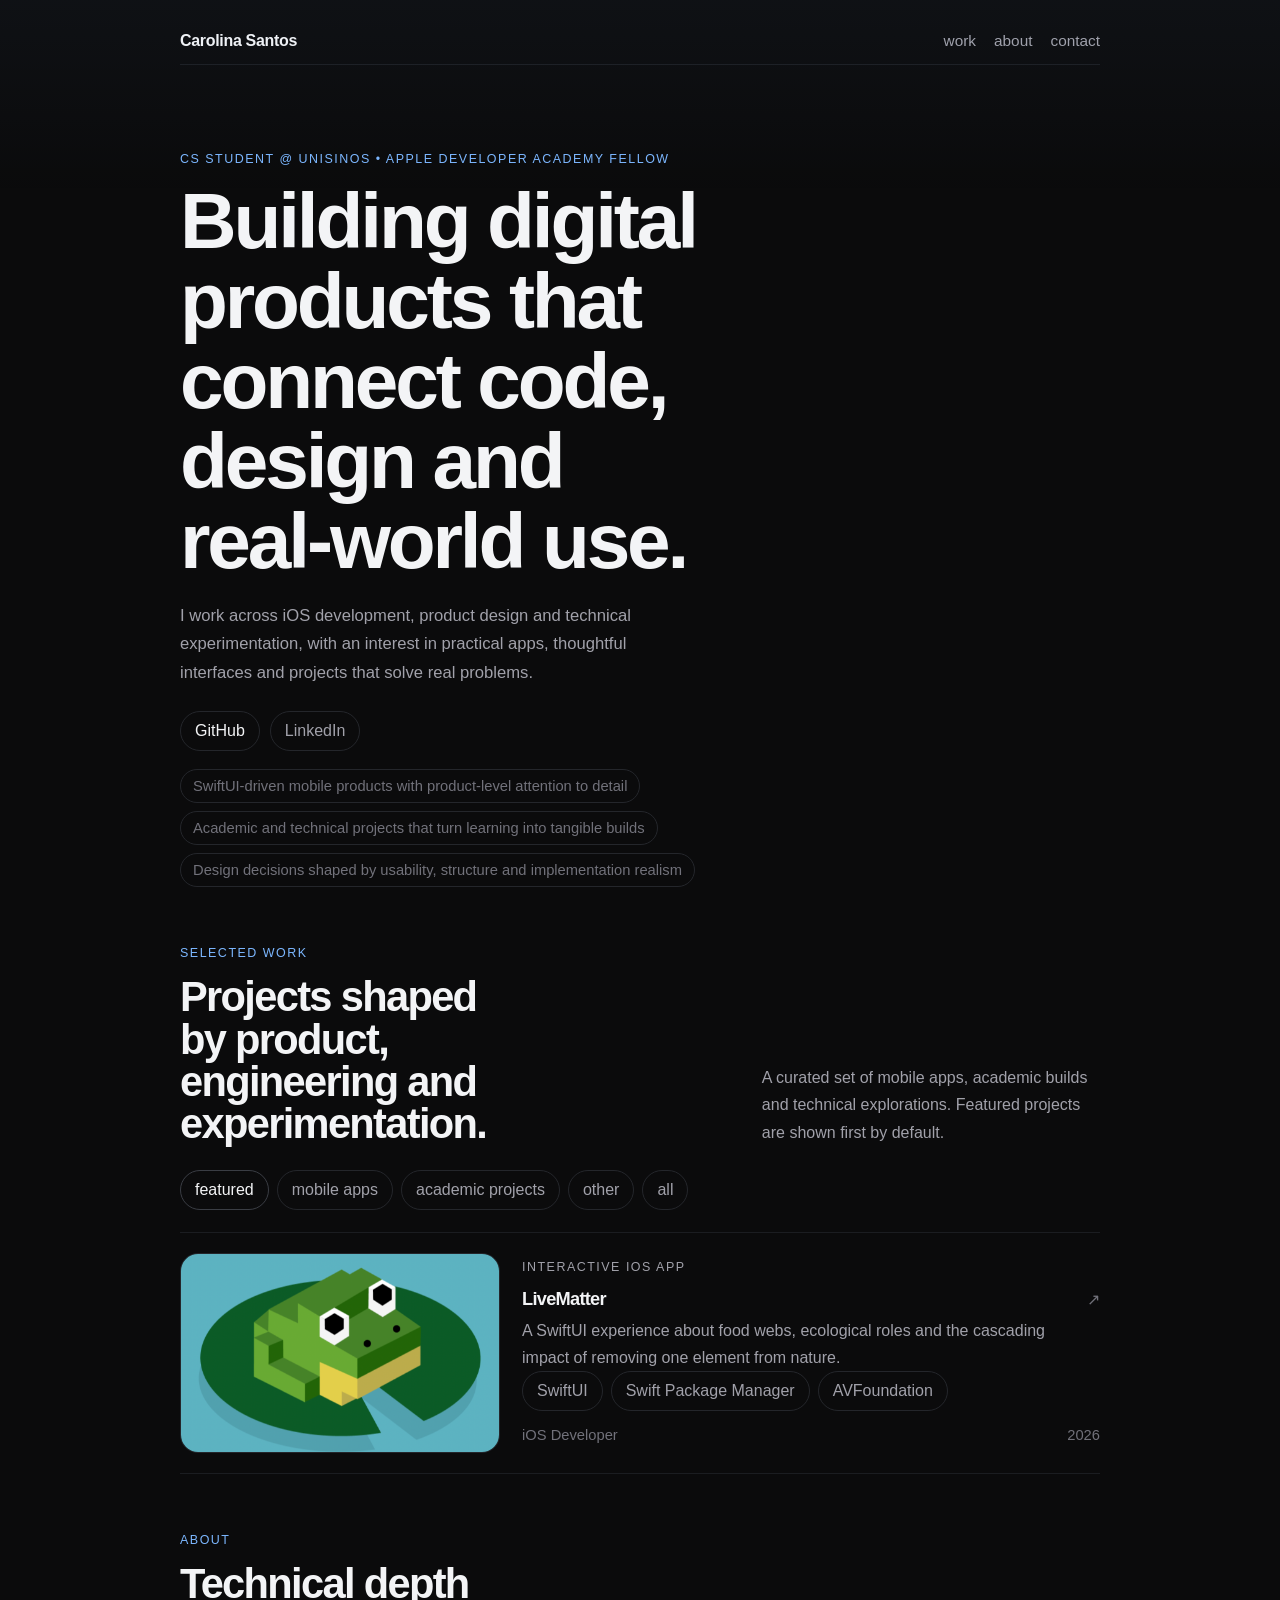
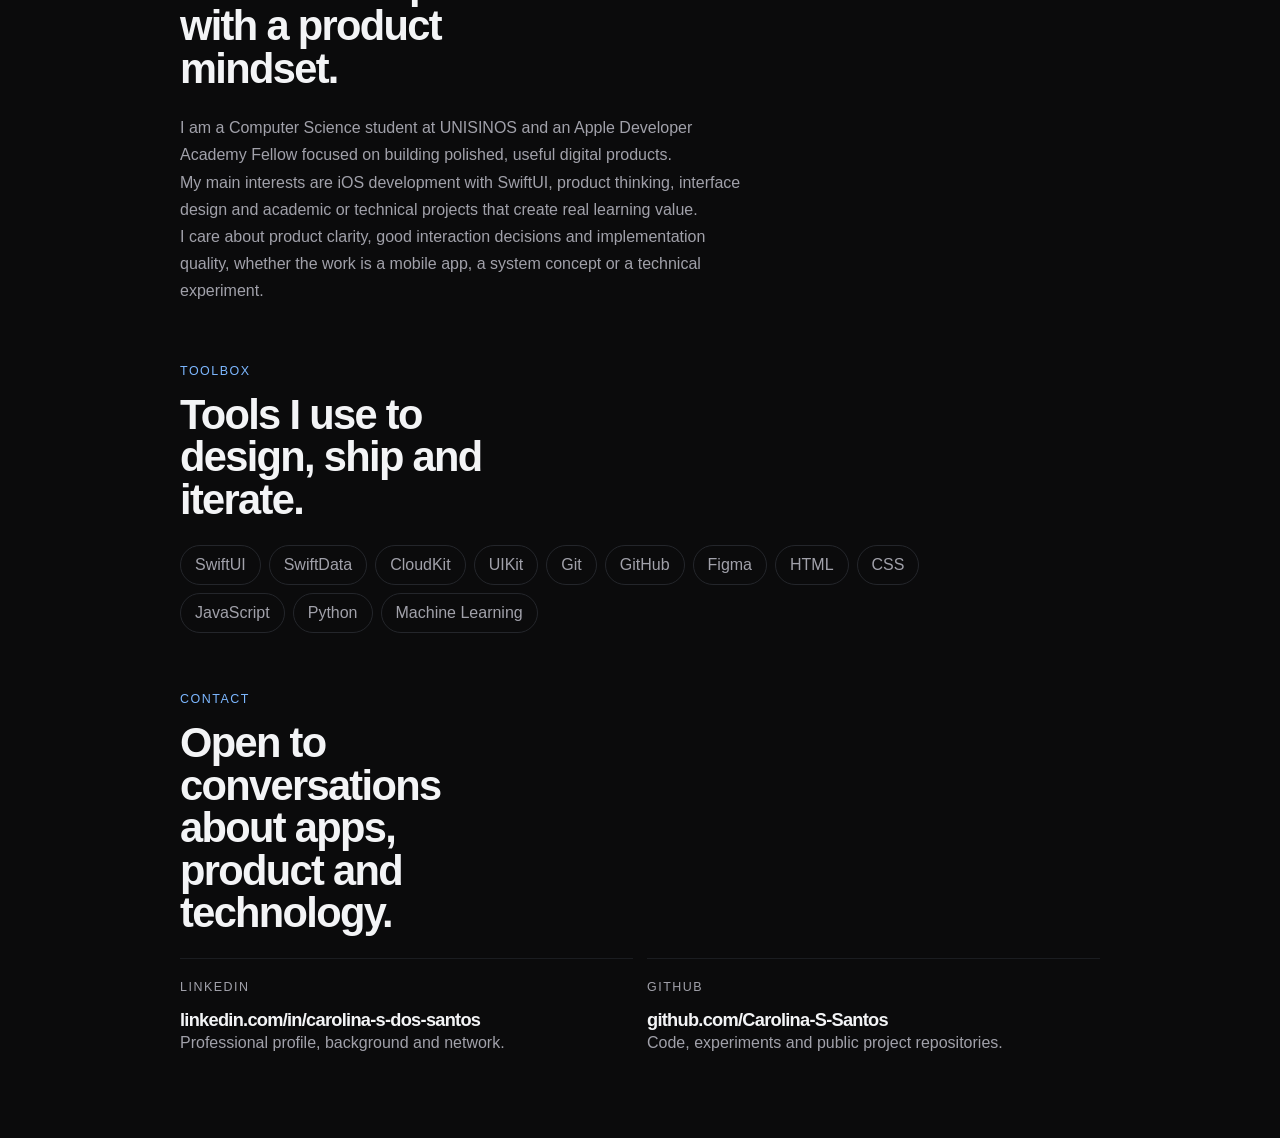
<file: index.html>
<!DOCTYPE html>
<html lang="en">
  <head>
    <meta charset="UTF-8" />
    <meta name="viewport" content="width=device-width, initial-scale=1.0" />
    <title>Carolina Santos | Portfolio</title>
    <meta
      name="description"
      content="Portfolio of Carolina Santos, a Computer Science student and Apple Developer Academy Fellow focused on iOS, product design and technology."
    />
    <link rel="stylesheet" href="./style.css" />
  </head>
  <body data-page="home">
    <div class="site-shell">
      <header class="site-header">
        <nav class="nav">
          <a class="brand" href="./">Carolina Santos</a>
          <div class="nav-links">
            <a href="#work">work</a>
            <a href="#about">about</a>
            <a href="#contact">contact</a>
          </div>
        </nav>
      </header>

      <main>
        <section class="hero section">
          <div class="hero-copy minimal">
            <p class="eyebrow" id="hero-kicker">iOS developer • product-focused builder</p>
            <h1 id="hero-title">Building digital products with code, clarity and product thinking.</h1>
            <p class="hero-subtitle" id="hero-subtitle">
              Computer Science student at UNISINOS and Apple Developer Academy Fellow creating practical apps, academic technology projects and polished digital experiences.
            </p>
            <div class="hero-links" id="hero-links"></div>
            <ul class="hero-focus-list inline" id="hero-focus-list"></ul>
          </div>
        </section>

        <section class="section" id="work">
          <div class="section-heading">
            <div>
              <p class="eyebrow">selected work</p>
              <h2>Projects shaped by product, engineering and experimentation.</h2>
            </div>
            <p class="section-description">
              A curated set of mobile apps, academic builds and technical explorations. Featured projects are shown first by default.
            </p>
          </div>

          <div class="filters" id="project-filters" aria-label="Project filters">
            <button class="filter-chip is-active" data-filter="featured" type="button">featured</button>
            <button class="filter-chip" data-filter="mobile-apps" type="button">mobile apps</button>
            <button class="filter-chip" data-filter="academic-projects" type="button">academic projects</button>
            <button class="filter-chip" data-filter="other" type="button">other</button>
            <button class="filter-chip" data-filter="all" type="button">all</button>
          </div>

          <div class="project-grid" id="project-grid" aria-live="polite"></div>
        </section>

        <section class="section two-column-section" id="about">
          <div class="section-heading compact">
            <div>
              <p class="eyebrow">about</p>
              <h2>Technical depth with a product mindset.</h2>
            </div>
          </div>
          <div class="prose simple-prose" id="about-content"></div>
        </section>

        <section class="section" id="skills">
          <div class="section-heading compact">
            <div>
              <p class="eyebrow">toolbox</p>
              <h2>Tools I use to design, ship and iterate.</h2>
            </div>
          </div>
          <div class="tag-grid" id="skills-grid"></div>
        </section>

        <section class="section" id="contact">
          <div class="section-heading compact">
            <div>
              <p class="eyebrow">contact</p>
              <h2>Open to conversations about apps, product and technology.</h2>
            </div>
          </div>
          <div class="contact-grid minimal-contact" id="contact-grid"></div>
        </section>
      </main>
    </div>

    <script src="./projectData.js"></script>
    <script src="./script.js"></script>
  </body>
</html>
</file>
<file: style.css>
:root {
  --bg: #0b0b0c;
  --surface: #111214;
  --surface-soft: #17181b;
  --line: #24262b;
  --line-soft: #1b1d21;
  --text: #f3f4f6;
  --muted: #a1a1aa;
  --soft: #71717a;
  --accent: #7cb7ff;
  --content: min(920px, calc(100vw - 32px));
  --radius: 18px;
  --radius-sm: 12px;
  --title-font: "Avenir Next", "Segoe UI", sans-serif;
  --body-font: "Segoe UI", "Helvetica Neue", Arial, sans-serif;
}

* {
  box-sizing: border-box;
}

html {
  scroll-behavior: smooth;
}

body {
  margin: 0;
  font-family: var(--body-font);
  color: var(--text);
  background: var(--bg);
}

a {
  color: inherit;
  text-decoration: none;
}

img,
video {
  display: block;
  max-width: 100%;
}

body::before {
  content: "";
  position: fixed;
  inset: 0;
  pointer-events: none;
  background: linear-gradient(180deg, rgba(124, 183, 255, 0.04), transparent 22%);
}

.site-shell {
  width: var(--content);
  margin: 0 auto;
  padding: 18px 0 64px;
}

.site-header,
.project-page-header {
  padding-bottom: 28px;
}

.nav {
  display: flex;
  justify-content: space-between;
  align-items: center;
  gap: 16px;
  padding: 14px 0;
  border-bottom: 1px solid var(--line-soft);
}

.brand {
  font-family: var(--title-font);
  font-weight: 700;
  letter-spacing: -0.02em;
}

.nav-links {
  display: flex;
  gap: 18px;
  color: var(--muted);
  font-size: 0.96rem;
}

.nav-links a:hover,
.ghost-link:hover,
.back-link:hover {
  color: var(--text);
}

.section {
  padding-top: 56px;
}

.hero {
  min-height: auto;
}

.hero-copy.minimal,
.project-hero,
.project-main,
.meta-panel,
.project-card,
.gallery-item,
.not-found-card {
  background: transparent;
  border: none;
  box-shadow: none;
}

.hero-copy {
  padding: 0;
}

.eyebrow,
.project-meta,
.detail-list-label {
  margin: 0 0 12px;
  font-size: 0.78rem;
  letter-spacing: 0.12em;
  text-transform: uppercase;
  color: var(--accent);
}

h1,
h2,
h3 {
  margin: 0;
  font-family: var(--title-font);
  letter-spacing: -0.04em;
  line-height: 1.02;
}

h1 {
  max-width: 12ch;
  font-size: clamp(2.8rem, 8vw, 4.9rem);
}

h2 {
  font-size: clamp(1.7rem, 4vw, 2.6rem);
  max-width: 14ch;
}

h3 {
  font-size: 1.14rem;
}

p {
  margin: 0;
  line-height: 1.7;
}

.hero-subtitle,
.section-description,
.project-card-copy p,
.project-headline,
.prose p,
.contact-item p,
.detail-list,
.project-story-block p,
.project-story-block li,
.team-member p {
  color: var(--muted);
}

.hero-subtitle {
  max-width: 56ch;
  margin-top: 20px;
  font-size: 1.04rem;
}

.hero-links {
  display: flex;
  flex-wrap: wrap;
  gap: 10px;
  margin-top: 24px;
}

.primary-link,
.ghost-link,
.filter-chip,
.meta-chip,
.stack-pill,
.tag,
.detail-link {
  display: inline-flex;
  align-items: center;
  gap: 8px;
  min-height: 40px;
  padding: 0 14px;
  border: 1px solid var(--line);
  border-radius: 999px;
  color: var(--muted);
  background: transparent;
  font: inherit;
}

.primary-link {
  color: var(--text);
}

.hero-focus-list {
  list-style: none;
  padding: 0;
  margin: 18px 0 0;
}

.hero-focus-list.inline {
  display: flex;
  flex-wrap: wrap;
  gap: 8px;
}

.hero-focus-list.inline li {
  padding: 8px 12px;
  border: 1px solid var(--line);
  border-radius: 999px;
  color: var(--soft);
  font-size: 0.92rem;
}

.section-heading {
  display: flex;
  justify-content: space-between;
  align-items: end;
  gap: 20px;
  margin-bottom: 24px;
}

.section-description {
  max-width: 38ch;
}

.filters {
  display: flex;
  flex-wrap: wrap;
  gap: 8px;
  margin-bottom: 22px;
}

.filter-chip {
  cursor: pointer;
}

.filter-chip.is-active {
  color: var(--text);
  border-color: #3a3d44;
}

.project-grid {
  display: grid;
  grid-template-columns: 1fr;
  gap: 18px;
}

.project-card {
  display: grid;
  grid-template-columns: minmax(220px, 320px) minmax(0, 1fr);
  gap: 22px;
  padding: 20px 0;
  border-top: 1px solid var(--line-soft);
}

.project-card:last-child {
  border-bottom: 1px solid var(--line-soft);
}

.project-card-media {
  aspect-ratio: 16 / 10;
  overflow: hidden;
  border-radius: var(--radius);
  border: 1px solid var(--line);
  background: var(--surface);
}

.project-card-media img {
  width: 100%;
  height: 100%;
  object-fit: cover;
}

.project-card-copy {
  padding: 4px 0;
}

.project-card-header {
  display: flex;
  justify-content: space-between;
  gap: 12px;
}

.project-card-header p {
  margin-top: 8px;
}

.project-card-arrow {
  color: var(--soft);
}

.stack-row,
.tag-grid {
  display: flex;
  flex-wrap: wrap;
  gap: 8px;
}

.project-card-footer {
  display: flex;
  justify-content: space-between;
  gap: 12px;
  margin-top: 16px;
}

.role-label {
  color: var(--soft);
  font-size: 0.92rem;
}

.two-column-section {
  display: block;
}

.simple-prose {
  max-width: 64ch;
}

.tag-grid {
  max-width: 760px;
}

.contact-grid {
  display: grid;
  grid-template-columns: repeat(2, minmax(0, 1fr));
  gap: 14px;
}

.contact-item {
  padding: 18px 0;
  border-top: 1px solid var(--line-soft);
}

.contact-item h3 {
  margin-top: 6px;
}

.project-page {
  padding-top: 12px;
}

.project-page-header {
  display: block;
}

.back-link {
  display: inline-flex;
  margin-bottom: 18px;
  color: var(--muted);
}

.project-hero {
  padding: 0 0 18px;
  border-bottom: 1px solid var(--line-soft);
}

.project-badge {
  display: flex;
  align-items: center;
  gap: 16px;
}

.project-icon {
  width: 64px;
  height: 64px;
  overflow: hidden;
  border-radius: 16px;
  border: 1px solid var(--line);
  background: var(--surface);
}

.project-icon img {
  width: 100%;
  height: 100%;
  object-fit: cover;
}

.project-headline {
  margin-top: 18px;
  max-width: 48ch;
  font-size: 1.06rem;
}

.meta-row {
  display: flex;
  flex-wrap: wrap;
  gap: 8px;
  margin-top: 18px;
}

.project-layout {
  display: grid;
  grid-template-columns: minmax(0, 1.7fr) minmax(240px, 0.8fr);
  gap: 42px;
  padding-top: 28px;
}

.project-main {
  padding: 0;
  display: grid;
  gap: 30px;
}

.gallery-grid {
  display: grid;
  grid-template-columns: repeat(2, minmax(0, 1fr));
  gap: 12px;
}

.gallery-item {
  min-height: 180px;
  overflow: hidden;
  border-radius: var(--radius-sm);
  border: 1px solid var(--line);
  background: var(--surface);
}

.gallery-item img,
.gallery-item video {
  width: 100%;
  height: 100%;
  object-fit: cover;
}

.project-story-block {
  display: grid;
  gap: 12px;
}

.project-story-block h2 {
  font-size: 1.45rem;
}

.project-story-block ul,
.detail-list {
  list-style: none;
  padding: 0;
  margin: 0;
}

.project-story-block ul li,
.detail-list li {
  position: relative;
  padding-left: 14px;
}

.project-story-block ul li::before,
.detail-list li::before {
  content: "";
  position: absolute;
  left: 0;
  top: 12px;
  width: 5px;
  height: 5px;
  border-radius: 999px;
  background: var(--soft);
}

.meta-panel {
  padding: 0;
  display: grid;
  gap: 22px;
}

.detail-block {
  display: grid;
  gap: 10px;
}

.detail-links,
.team-list {
  display: grid;
  gap: 10px;
}

.detail-link {
  justify-content: space-between;
  border-radius: var(--radius-sm);
}

.team-member {
  padding: 14px;
  border: 1px solid var(--line);
  border-radius: var(--radius-sm);
}

.team-member strong {
  display: block;
  margin-bottom: 4px;
}

.empty-state,
.not-found-card {
  padding: 20px 0;
  color: var(--muted);
}

.fallback-art {
  width: 100%;
  height: 100%;
}

@media (max-width: 820px) {
  .section-heading,
  .project-card,
  .project-layout,
  .contact-grid {
    grid-template-columns: 1fr;
    flex-direction: column;
  }

  .project-layout {
    gap: 28px;
  }

  .gallery-grid {
    grid-template-columns: 1fr;
  }
}

@media (max-width: 640px) {
  .site-shell {
    width: min(100vw - 24px, 920px);
  }

  .nav {
    flex-direction: column;
    align-items: flex-start;
  }

  h1 {
    max-width: 9ch;
  }

  .project-card {
    padding: 16px 0;
  }
}
</file>
